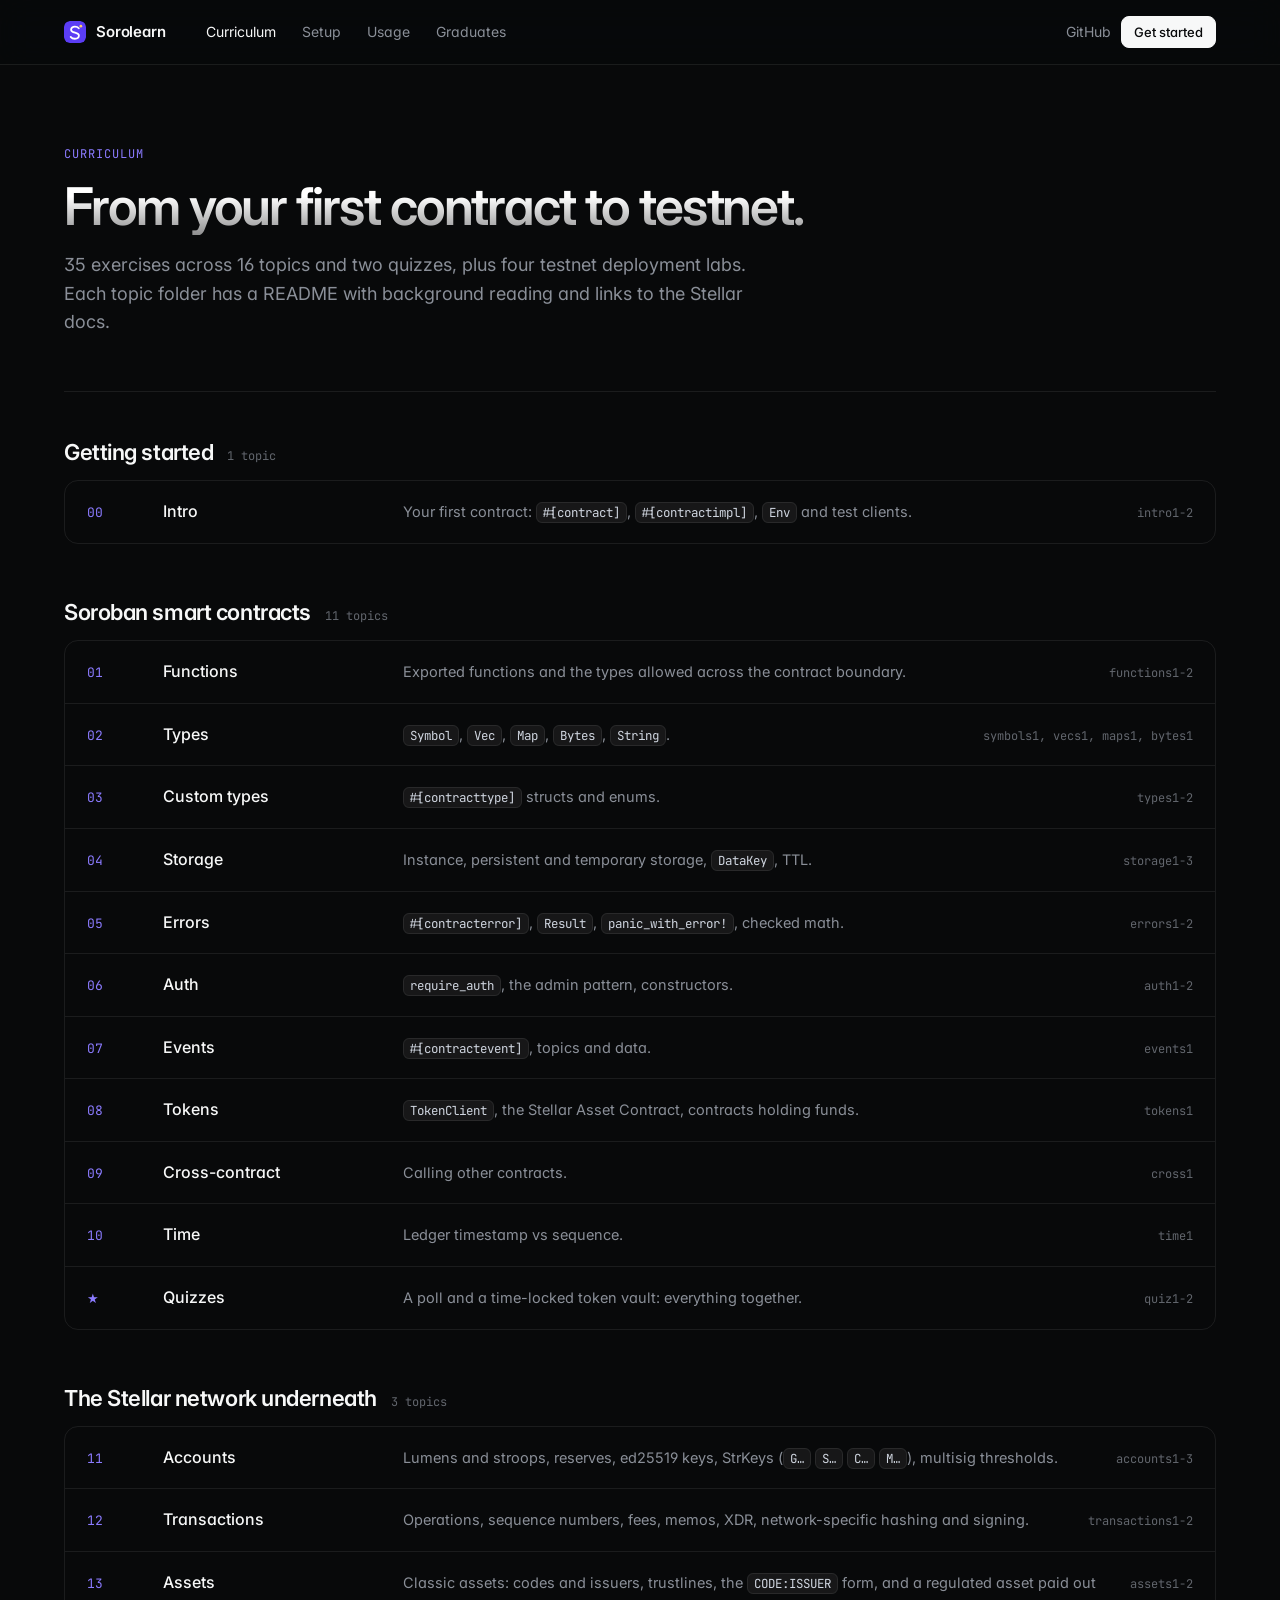
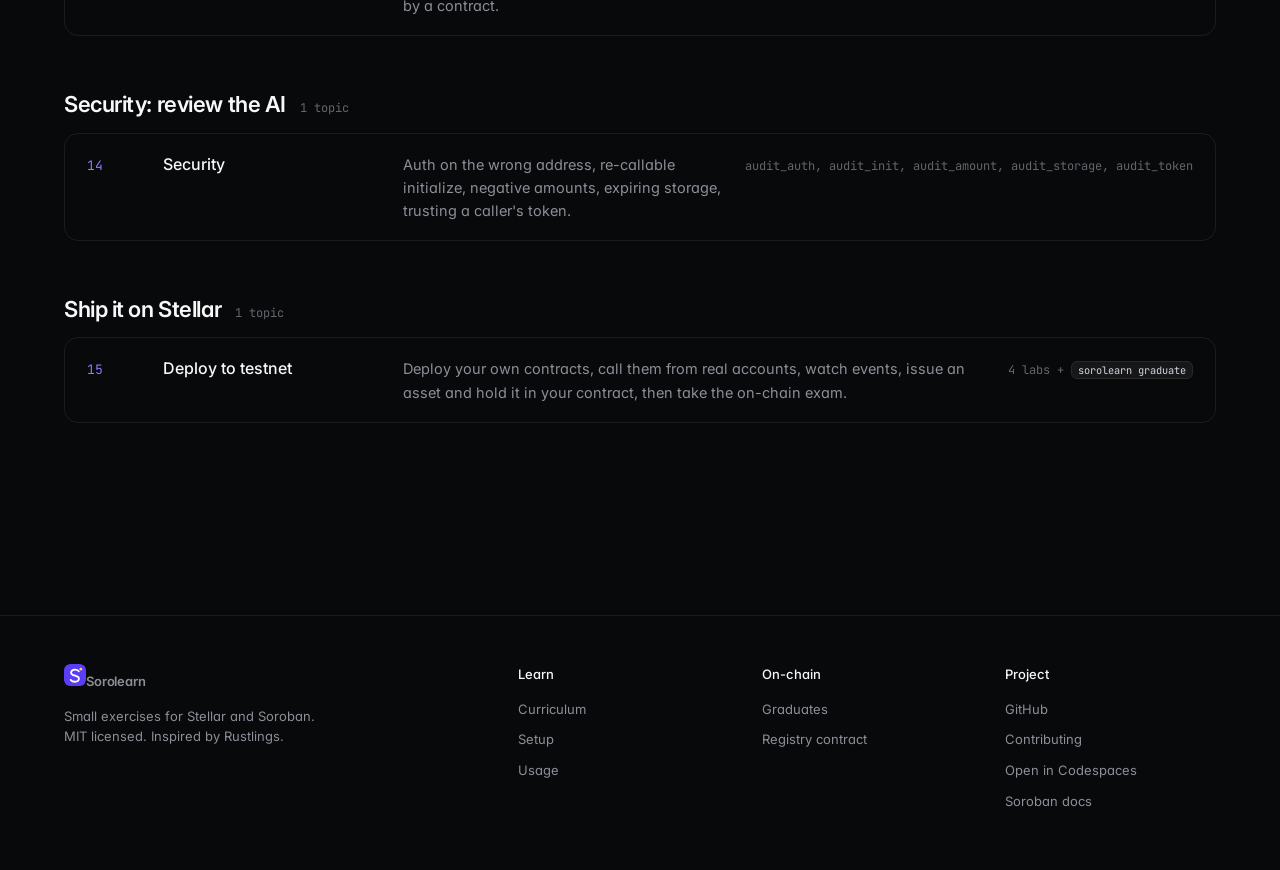
<file: docs/curriculum/index.html>
<!doctype html>
<html lang="en">
<head>
<meta charset="utf-8">
<meta name="viewport" content="width=device-width, initial-scale=1">
<title>Curriculum · Sorolearn</title>
<meta name="description" content="Every Sorolearn topic, from Stellar accounts to an on-chain exam.">
<meta name="theme-color" content="#08090a">
<link rel="icon" href="../assets/favicon.svg" type="image/svg+xml">
<link rel="preconnect" href="https://fonts.googleapis.com">
<link rel="preconnect" href="https://fonts.gstatic.com" crossorigin>
<link href="https://fonts.googleapis.com/css2?family=Inter:wght@400;500;600;700&family=JetBrains+Mono:wght@400;500;600&display=swap" rel="stylesheet">
<link rel="stylesheet" href="../assets/site.css?v=07c4664594">
</head>
<body>
<header class="site-header">
  <div class="inner">
    <a class="brand" href="../"><img class="mark" src="../assets/favicon.svg" alt="" width="22" height="22">Sorolearn</a>
    <nav class="site-nav" aria-label="Main"><a href="../curriculum/" aria-current="page">Curriculum</a><a href="../setup/">Setup</a><a href="../usage/">Usage</a><a href="../graduates/">Graduates</a></nav>
    <div class="header-cta">
      <a class="link" href="https://github.com/Evangel90/Sorolearn">GitHub</a>
      <a class="btn small primary" href="../setup/">Get started</a>
    </div>
  </div>
</header>
<main>

<div class="page-head">
<p class="eyebrow">Curriculum</p>
<h1 class="gradient-text">From your first contract to testnet.</h1>
<p class="lede">35 exercises across 16 topics and two quizzes, plus four testnet deployment labs. Each topic folder
has a README with background reading and links to the Stellar docs.</p>
</div>
<section class="group"><div class="group-title"><h2>Getting started</h2><span>1 topic</span></div><div class="rows"><a class="row" href="https://github.com/Evangel90/Sorolearn/tree/main/exercises/00_intro"><span class="n">00</span><span class="name">Intro</span><span class="desc">Your first contract: <code>#[contract]</code>, <code>#[contractimpl]</code>, <code>Env</code> and test clients.</span><span class="ex">intro1-2</span></a></div></section><section class="group"><div class="group-title"><h2>Soroban smart contracts</h2><span>11 topics</span></div><div class="rows"><a class="row" href="https://github.com/Evangel90/Sorolearn/tree/main/exercises/01_functions"><span class="n">01</span><span class="name">Functions</span><span class="desc">Exported functions and the types allowed across the contract boundary.</span><span class="ex">functions1-2</span></a><a class="row" href="https://github.com/Evangel90/Sorolearn/tree/main/exercises/02_types"><span class="n">02</span><span class="name">Types</span><span class="desc"><code>Symbol</code>, <code>Vec</code>, <code>Map</code>, <code>Bytes</code>, <code>String</code>.</span><span class="ex">symbols1, vecs1, maps1, bytes1</span></a><a class="row" href="https://github.com/Evangel90/Sorolearn/tree/main/exercises/03_custom_types"><span class="n">03</span><span class="name">Custom types</span><span class="desc"><code>#[contracttype]</code> structs and enums.</span><span class="ex">types1-2</span></a><a class="row" href="https://github.com/Evangel90/Sorolearn/tree/main/exercises/04_storage"><span class="n">04</span><span class="name">Storage</span><span class="desc">Instance, persistent and temporary storage, <code>DataKey</code>, TTL.</span><span class="ex">storage1-3</span></a><a class="row" href="https://github.com/Evangel90/Sorolearn/tree/main/exercises/05_errors"><span class="n">05</span><span class="name">Errors</span><span class="desc"><code>#[contracterror]</code>, <code>Result</code>, <code>panic_with_error!</code>, checked math.</span><span class="ex">errors1-2</span></a><a class="row" href="https://github.com/Evangel90/Sorolearn/tree/main/exercises/06_auth"><span class="n">06</span><span class="name">Auth</span><span class="desc"><code>require_auth</code>, the admin pattern, constructors.</span><span class="ex">auth1-2</span></a><a class="row" href="https://github.com/Evangel90/Sorolearn/tree/main/exercises/07_events"><span class="n">07</span><span class="name">Events</span><span class="desc"><code>#[contractevent]</code>, topics and data.</span><span class="ex">events1</span></a><a class="row" href="https://github.com/Evangel90/Sorolearn/tree/main/exercises/08_tokens"><span class="n">08</span><span class="name">Tokens</span><span class="desc"><code>TokenClient</code>, the Stellar Asset Contract, contracts holding funds.</span><span class="ex">tokens1</span></a><a class="row" href="https://github.com/Evangel90/Sorolearn/tree/main/exercises/09_cross_contract"><span class="n">09</span><span class="name">Cross-contract</span><span class="desc">Calling other contracts.</span><span class="ex">cross1</span></a><a class="row" href="https://github.com/Evangel90/Sorolearn/tree/main/exercises/10_time"><span class="n">10</span><span class="name">Time</span><span class="desc">Ledger timestamp vs sequence.</span><span class="ex">time1</span></a><a class="row" href="https://github.com/Evangel90/Sorolearn/tree/main/exercises/quizzes"><span class="n">★</span><span class="name">Quizzes</span><span class="desc">A poll and a time-locked token vault: everything together.</span><span class="ex">quiz1-2</span></a></div></section><section class="group"><div class="group-title"><h2>The Stellar network underneath</h2><span>3 topics</span></div><div class="rows"><a class="row" href="https://github.com/Evangel90/Sorolearn/tree/main/exercises/11_stellar_accounts"><span class="n">11</span><span class="name">Accounts</span><span class="desc">Lumens and stroops, reserves, ed25519 keys, StrKeys (<code>G…</code> <code>S…</code> <code>C…</code> <code>M…</code>), multisig thresholds.</span><span class="ex">accounts1-3</span></a><a class="row" href="https://github.com/Evangel90/Sorolearn/tree/main/exercises/12_stellar_transactions"><span class="n">12</span><span class="name">Transactions</span><span class="desc">Operations, sequence numbers, fees, memos, XDR, network-specific hashing and signing.</span><span class="ex">transactions1-2</span></a><a class="row" href="https://github.com/Evangel90/Sorolearn/tree/main/exercises/13_stellar_assets"><span class="n">13</span><span class="name">Assets</span><span class="desc">Classic assets: codes and issuers, trustlines, the <code>CODE:ISSUER</code> form, and a regulated asset paid out by a contract.</span><span class="ex">assets1-2</span></a></div></section><section class="group"><div class="group-title"><h2>Security: review the AI</h2><span>1 topic</span></div><div class="rows"><a class="row" href="https://github.com/Evangel90/Sorolearn/tree/main/exercises/14_security"><span class="n">14</span><span class="name">Security</span><span class="desc">Auth on the wrong address, re-callable initialize, negative amounts, expiring storage, trusting a caller's token.</span><span class="ex">audit_auth, audit_init, audit_amount, audit_storage, audit_token</span></a></div></section><section class="group"><div class="group-title"><h2>Ship it on Stellar</h2><span>1 topic</span></div><div class="rows"><a class="row" href="https://github.com/Evangel90/Sorolearn/tree/main/exercises/15_testnet"><span class="n">15</span><span class="name">Deploy to testnet</span><span class="desc">Deploy your own contracts, call them from real accounts, watch events, issue an asset and hold it in your contract, then take the on-chain exam.</span><span class="ex">4 labs + <code>sorolearn graduate</code></span></a></div></section>

</main>
<footer class="site-footer">
  <div class="inner">
    <div>
      <a class="brand" href="../"><img class="mark" src="../assets/favicon.svg" alt="" width="22" height="22">Sorolearn</a>
      <p>Small exercises for Stellar and Soroban.<br><a href="https://github.com/Evangel90/Sorolearn/blob/main/LICENSE" style="display:inline;margin:0">MIT licensed</a>. Inspired by <a href="https://rustlings.rust-lang.org" style="display:inline;margin:0">Rustlings</a>.</p>
    </div>
    <div>
      <h4>Learn</h4>
      <a href="../curriculum/">Curriculum</a>
      <a href="../setup/">Setup</a>
      <a href="../usage/">Usage</a>
    </div>
    <div>
      <h4>On-chain</h4>
      <a href="../graduates/">Graduates</a>
      <a href="https://stellar.expert/explorer/testnet/contract/CD23Z2JCHQHLJOXWAWOV4NFMAL3N5YRDCGLBGHLKD62X5QUCHDYPFWYY">Registry contract</a>
    </div>
    <div>
      <h4>Project</h4>
      <a href="https://github.com/Evangel90/Sorolearn">GitHub</a>
      <a href="https://github.com/Evangel90/Sorolearn/blob/main/CONTRIBUTING.md">Contributing</a>
      <a href="https://codespaces.new/Evangel90/Sorolearn">Open in Codespaces</a>
      <a href="https://developers.stellar.org/docs/build/smart-contracts/overview">Soroban docs</a>
    </div>
  </div>
</footer>
<script src="../assets/copy.js?v=baa638dec3" defer></script>
</body>
</html>
</file>
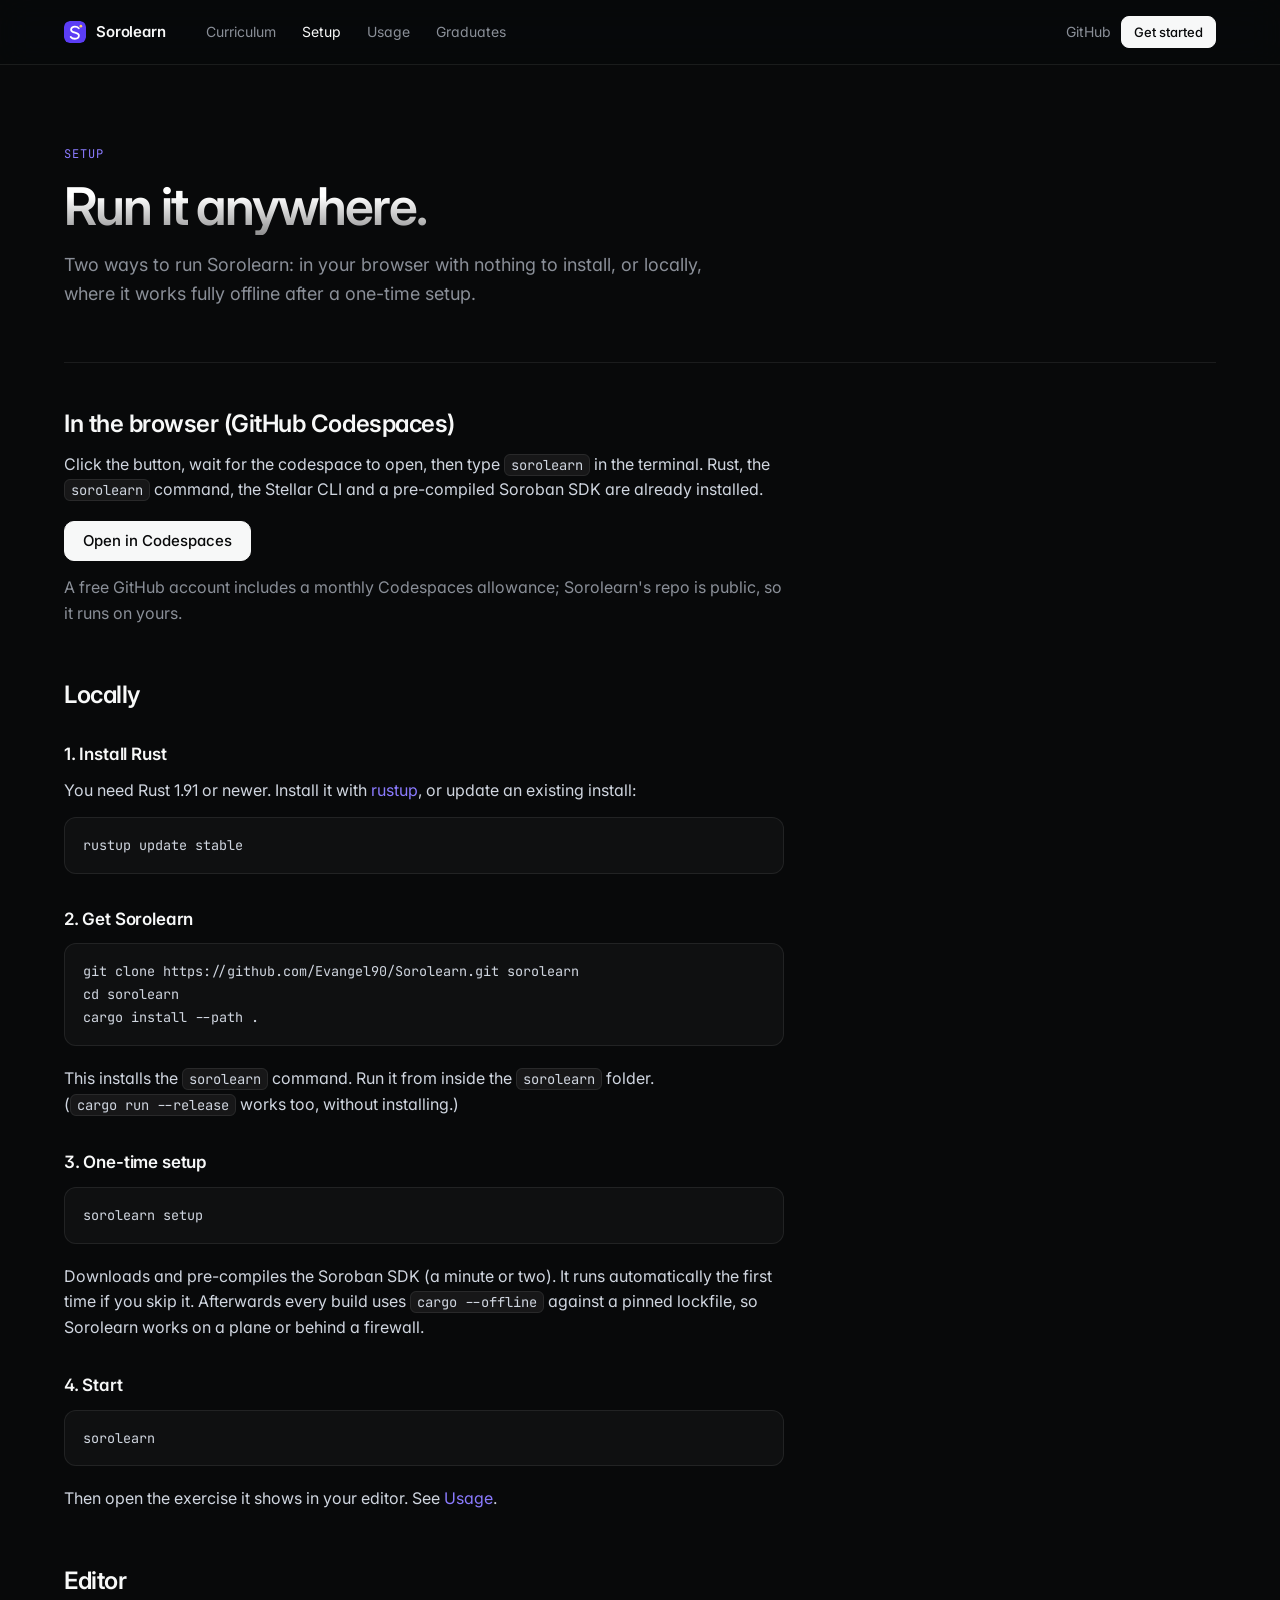
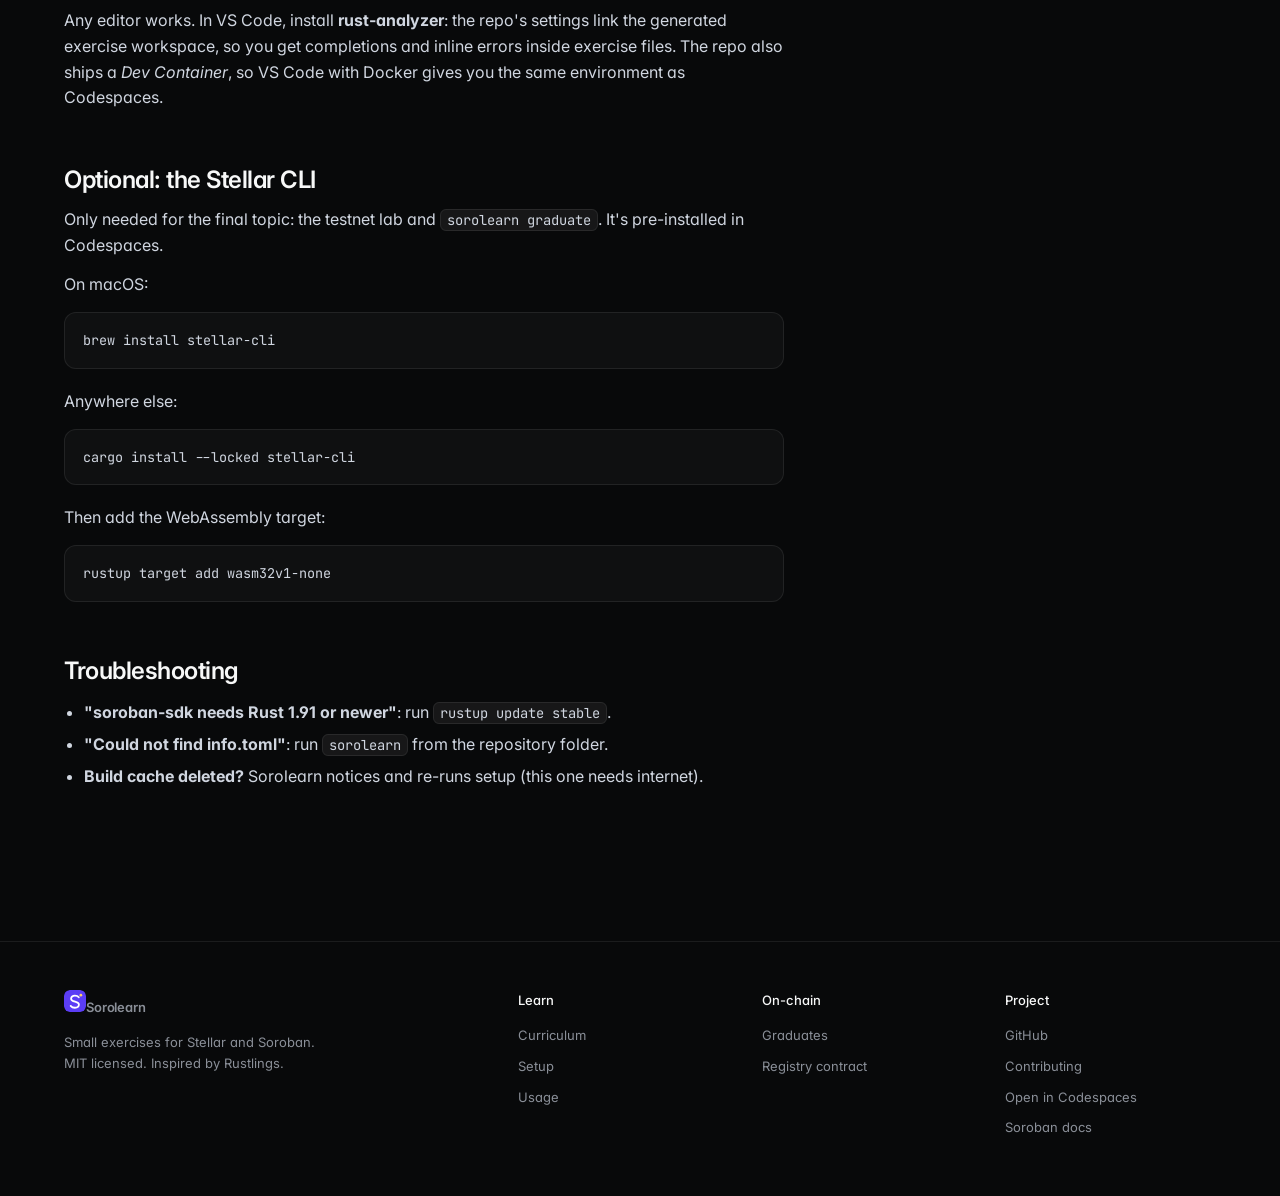
<file: docs/setup/index.html>
<!doctype html>
<html lang="en">
<head>
<meta charset="utf-8">
<meta name="viewport" content="width=device-width, initial-scale=1">
<title>Setup · Sorolearn</title>
<meta name="description" content="Install Sorolearn locally or open it in GitHub Codespaces.">
<meta name="theme-color" content="#08090a">
<link rel="icon" href="../assets/favicon.svg" type="image/svg+xml">
<link rel="preconnect" href="https://fonts.googleapis.com">
<link rel="preconnect" href="https://fonts.gstatic.com" crossorigin>
<link href="https://fonts.googleapis.com/css2?family=Inter:wght@400;500;600;700&family=JetBrains+Mono:wght@400;500;600&display=swap" rel="stylesheet">
<link rel="stylesheet" href="../assets/site.css?v=07c4664594">
</head>
<body>
<header class="site-header">
  <div class="inner">
    <a class="brand" href="../"><img class="mark" src="../assets/favicon.svg" alt="" width="22" height="22">Sorolearn</a>
    <nav class="site-nav" aria-label="Main"><a href="../curriculum/">Curriculum</a><a href="../setup/" aria-current="page">Setup</a><a href="../usage/">Usage</a><a href="../graduates/">Graduates</a></nav>
    <div class="header-cta">
      <a class="link" href="https://github.com/Evangel90/Sorolearn">GitHub</a>
      <a class="btn small primary" href="../setup/">Get started</a>
    </div>
  </div>
</header>
<main>

<div class="page-head">
<p class="eyebrow">Setup</p>
<h1 class="gradient-text">Run it anywhere.</h1>
<p class="lede">Two ways to run Sorolearn: in your browser with nothing to install, or locally, where it
works fully offline after a one-time setup.</p>
</div>
<div class="prose">

<h2>In the browser (GitHub Codespaces)</h2>
<p>Click the button, wait for the codespace to open, then type <code>sorolearn</code> in the terminal.
Rust, the <code>sorolearn</code> command, the Stellar CLI and a pre-compiled Soroban SDK are already installed.</p>
<div class="buttons"><a class="btn primary" href="https://codespaces.new/Evangel90/Sorolearn">Open in Codespaces</a></div>
<p class="muted">A free GitHub account includes a monthly Codespaces allowance; Sorolearn's repo is public, so it
runs on yours.</p>

<h2>Locally</h2>
<h3>1. Install Rust</h3>
<p>You need Rust 1.91 or newer. Install it with <a href="https://rustup.rs">rustup</a>, or update an existing
install:</p>
<pre><code>rustup update stable</code></pre>

<h3>2. Get Sorolearn</h3>
<pre><code>git clone https://github.com/Evangel90/Sorolearn.git sorolearn
cd sorolearn
cargo install --path .</code></pre>
<p>This installs the <code>sorolearn</code> command. Run it from inside the <code>sorolearn</code> folder.
(<code>cargo run --release</code> works too, without installing.)</p>

<h3>3. One-time setup</h3>
<pre><code>sorolearn setup</code></pre>
<p>Downloads and pre-compiles the Soroban SDK (a minute or two). It runs automatically the first time if you
skip it. Afterwards every build uses <code>cargo --offline</code> against a pinned lockfile, so Sorolearn works on a
plane or behind a firewall.</p>

<h3>4. Start</h3>
<pre><code>sorolearn</code></pre>
<p>Then open the exercise it shows in your editor. See <a href="../usage/">Usage</a>.</p>

<h2>Editor</h2>
<p>Any editor works. In VS Code, install <strong>rust-analyzer</strong>: the repo's settings link the generated
exercise workspace, so you get completions and inline errors inside exercise files. The repo also ships a
<em>Dev Container</em>, so VS Code with Docker gives you the same environment as Codespaces.</p>

<h2>Optional: the Stellar CLI</h2>
<p>Only needed for the final topic: the testnet lab and <code>sorolearn graduate</code>. It's pre-installed in Codespaces.</p>
<p>On macOS:</p>
<pre><code>brew install stellar-cli</code></pre>
<p>Anywhere else:</p>
<pre><code>cargo install --locked stellar-cli</code></pre>
<p>Then add the WebAssembly target:</p>
<pre><code>rustup target add wasm32v1-none</code></pre>

<h2>Troubleshooting</h2>
<ul>
  <li><strong>"soroban-sdk needs Rust 1.91 or newer"</strong>: run <code class="cmd">rustup update stable</code>.</li>
  <li><strong>"Could not find info.toml"</strong>: run <code>sorolearn</code> from the repository folder.</li>
  <li><strong>Build cache deleted?</strong> Sorolearn notices and re-runs setup (this one needs internet).</li>
</ul>
</div>

</main>
<footer class="site-footer">
  <div class="inner">
    <div>
      <a class="brand" href="../"><img class="mark" src="../assets/favicon.svg" alt="" width="22" height="22">Sorolearn</a>
      <p>Small exercises for Stellar and Soroban.<br><a href="https://github.com/Evangel90/Sorolearn/blob/main/LICENSE" style="display:inline;margin:0">MIT licensed</a>. Inspired by <a href="https://rustlings.rust-lang.org" style="display:inline;margin:0">Rustlings</a>.</p>
    </div>
    <div>
      <h4>Learn</h4>
      <a href="../curriculum/">Curriculum</a>
      <a href="../setup/">Setup</a>
      <a href="../usage/">Usage</a>
    </div>
    <div>
      <h4>On-chain</h4>
      <a href="../graduates/">Graduates</a>
      <a href="https://stellar.expert/explorer/testnet/contract/CD23Z2JCHQHLJOXWAWOV4NFMAL3N5YRDCGLBGHLKD62X5QUCHDYPFWYY">Registry contract</a>
    </div>
    <div>
      <h4>Project</h4>
      <a href="https://github.com/Evangel90/Sorolearn">GitHub</a>
      <a href="https://github.com/Evangel90/Sorolearn/blob/main/CONTRIBUTING.md">Contributing</a>
      <a href="https://codespaces.new/Evangel90/Sorolearn">Open in Codespaces</a>
      <a href="https://developers.stellar.org/docs/build/smart-contracts/overview">Soroban docs</a>
    </div>
  </div>
</footer>
<script src="../assets/copy.js?v=baa638dec3" defer></script>
</body>
</html>
</file>
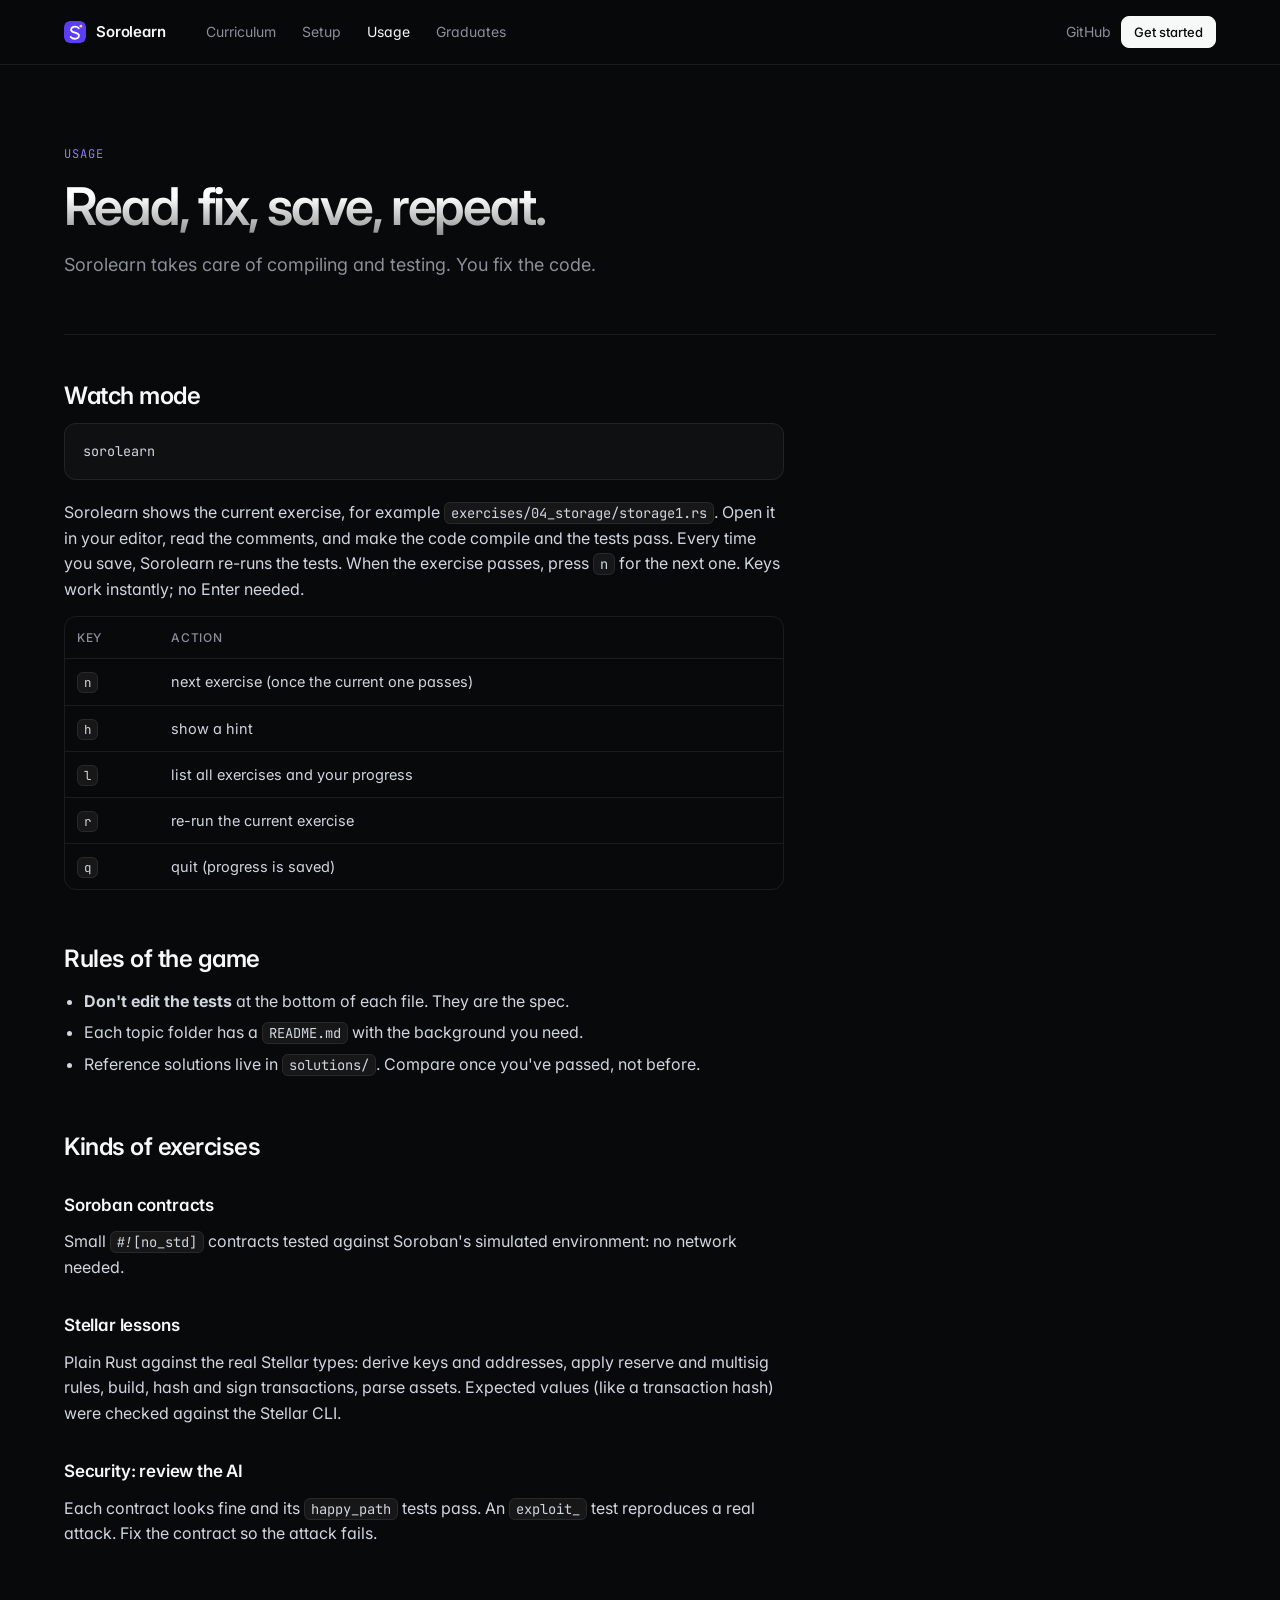
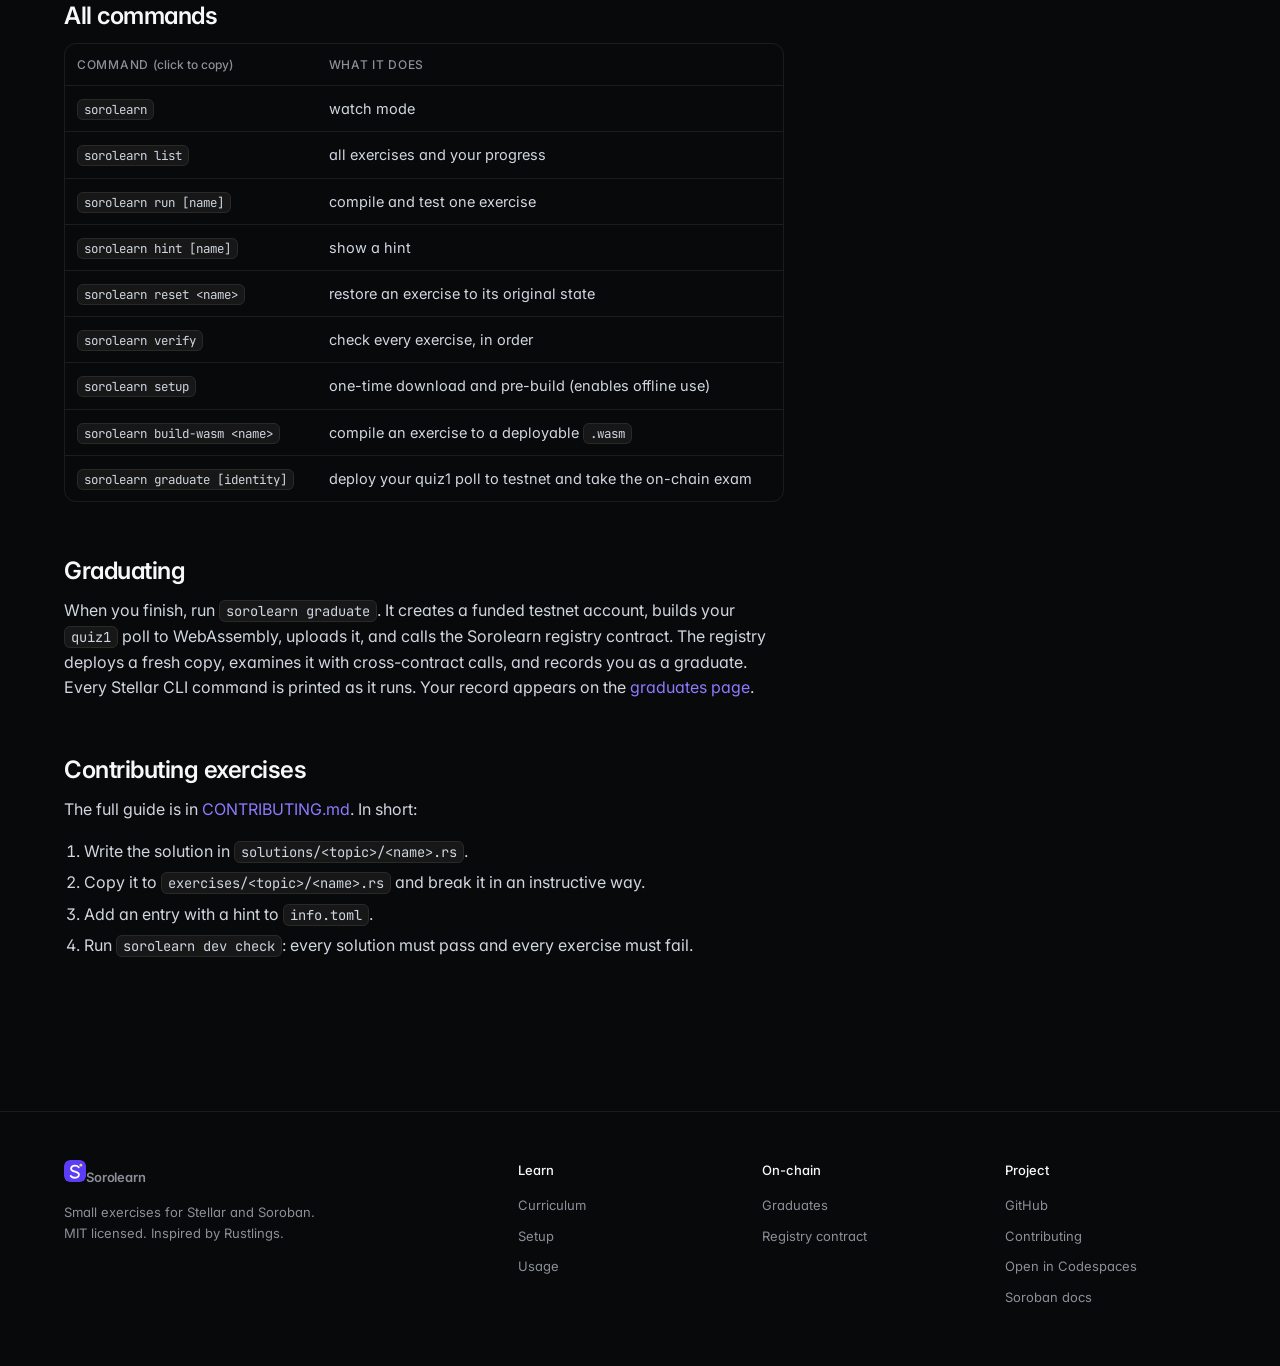
<file: docs/usage/index.html>
<!doctype html>
<html lang="en">
<head>
<meta charset="utf-8">
<meta name="viewport" content="width=device-width, initial-scale=1">
<title>Usage · Sorolearn</title>
<meta name="description" content="How to use Sorolearn: watch mode, hints, commands and graduation.">
<meta name="theme-color" content="#08090a">
<link rel="icon" href="../assets/favicon.svg" type="image/svg+xml">
<link rel="preconnect" href="https://fonts.googleapis.com">
<link rel="preconnect" href="https://fonts.gstatic.com" crossorigin>
<link href="https://fonts.googleapis.com/css2?family=Inter:wght@400;500;600;700&family=JetBrains+Mono:wght@400;500;600&display=swap" rel="stylesheet">
<link rel="stylesheet" href="../assets/site.css?v=07c4664594">
</head>
<body>
<header class="site-header">
  <div class="inner">
    <a class="brand" href="../"><img class="mark" src="../assets/favicon.svg" alt="" width="22" height="22">Sorolearn</a>
    <nav class="site-nav" aria-label="Main"><a href="../curriculum/">Curriculum</a><a href="../setup/">Setup</a><a href="../usage/" aria-current="page">Usage</a><a href="../graduates/">Graduates</a></nav>
    <div class="header-cta">
      <a class="link" href="https://github.com/Evangel90/Sorolearn">GitHub</a>
      <a class="btn small primary" href="../setup/">Get started</a>
    </div>
  </div>
</header>
<main>

<div class="page-head">
<p class="eyebrow">Usage</p>
<h1 class="gradient-text">Read, fix, save, repeat.</h1>
<p class="lede">Sorolearn takes care of compiling and testing. You fix the code.</p>
</div>
<div class="prose">

<h2>Watch mode</h2>
<pre><code>sorolearn</code></pre>
<p>Sorolearn shows the current exercise, for example <code>exercises/04_storage/storage1.rs</code>. Open it in
your editor, read the comments, and make the code compile and the tests pass. Every time you save, Sorolearn
re-runs the tests. When the exercise passes, press <code>n</code> for the next one. Keys work instantly; no Enter needed.</p>
<div class="table-wrap"><table>
<thead><tr><th>Key</th><th>Action</th></tr></thead>
<tbody>
<tr><td><code>n</code></td><td>next exercise (once the current one passes)</td></tr>
<tr><td><code>h</code></td><td>show a hint</td></tr>
<tr><td><code>l</code></td><td>list all exercises and your progress</td></tr>
<tr><td><code>r</code></td><td>re-run the current exercise</td></tr>
<tr><td><code>q</code></td><td>quit (progress is saved)</td></tr>
</tbody></table></div>

<h2>Rules of the game</h2>
<ul>
  <li><strong>Don't edit the tests</strong> at the bottom of each file. They are the spec.</li>
  <li>Each topic folder has a <code>README.md</code> with the background you need.</li>
  <li>Reference solutions live in <code>solutions/</code>. Compare once you've passed, not before.</li>
</ul>

<h2>Kinds of exercises</h2>
<h3>Soroban contracts</h3>
<p>Small <code>#![no_std]</code> contracts tested against Soroban's simulated environment: no network needed.</p>
<h3>Stellar lessons</h3>
<p>Plain Rust against the real Stellar types: derive keys and addresses, apply reserve and multisig rules,
build, hash and sign transactions, parse assets. Expected values (like a transaction hash) were checked
against the Stellar CLI.</p>
<h3>Security: review the AI</h3>
<p>Each contract looks fine and its <code>happy_path</code> tests pass. An <code>exploit_</code> test reproduces
a real attack. Fix the contract so the attack fails.</p>

<h2>All commands</h2>
<div class="table-wrap"><table>
<thead><tr><th>Command <span class="muted" style="text-transform:none;letter-spacing:0">(click to copy)</span></th><th>What it does</th></tr></thead>
<tbody>
<tr><td><code class="cmd">sorolearn</code></td><td>watch mode</td></tr>
<tr><td><code class="cmd">sorolearn list</code></td><td>all exercises and your progress</td></tr>
<tr><td><code class="cmd">sorolearn run [name]</code></td><td>compile and test one exercise</td></tr>
<tr><td><code class="cmd">sorolearn hint [name]</code></td><td>show a hint</td></tr>
<tr><td><code class="cmd">sorolearn reset &lt;name&gt;</code></td><td>restore an exercise to its original state</td></tr>
<tr><td><code class="cmd">sorolearn verify</code></td><td>check every exercise, in order</td></tr>
<tr><td><code class="cmd">sorolearn setup</code></td><td>one-time download and pre-build (enables offline use)</td></tr>
<tr><td><code class="cmd">sorolearn build-wasm &lt;name&gt;</code></td><td>compile an exercise to a deployable <code>.wasm</code></td></tr>
<tr><td><code class="cmd">sorolearn graduate [identity]</code></td><td>deploy your quiz1 poll to testnet and take the on-chain exam</td></tr>
</tbody></table></div>

<h2>Graduating</h2>
<p>When you finish, run <code>sorolearn graduate</code>. It creates a funded testnet account, builds your
<code>quiz1</code> poll to WebAssembly, uploads it, and calls the Sorolearn registry contract. The registry deploys
a fresh copy, examines it with cross-contract calls, and records you as a graduate. Every Stellar CLI command
is printed as it runs. Your record appears on the <a href="../graduates/">graduates page</a>.</p>

<h2>Contributing exercises</h2>
<p>The full guide is in <a href="https://github.com/Evangel90/Sorolearn/blob/main/CONTRIBUTING.md">CONTRIBUTING.md</a>. In short:</p>
<ol>
  <li>Write the solution in <code>solutions/&lt;topic&gt;/&lt;name&gt;.rs</code>.</li>
  <li>Copy it to <code>exercises/&lt;topic&gt;/&lt;name&gt;.rs</code> and break it in an instructive way.</li>
  <li>Add an entry with a hint to <code>info.toml</code>.</li>
  <li>Run <code>sorolearn dev check</code>: every solution must pass and every exercise must fail.</li>
</ol>
</div>

</main>
<footer class="site-footer">
  <div class="inner">
    <div>
      <a class="brand" href="../"><img class="mark" src="../assets/favicon.svg" alt="" width="22" height="22">Sorolearn</a>
      <p>Small exercises for Stellar and Soroban.<br><a href="https://github.com/Evangel90/Sorolearn/blob/main/LICENSE" style="display:inline;margin:0">MIT licensed</a>. Inspired by <a href="https://rustlings.rust-lang.org" style="display:inline;margin:0">Rustlings</a>.</p>
    </div>
    <div>
      <h4>Learn</h4>
      <a href="../curriculum/">Curriculum</a>
      <a href="../setup/">Setup</a>
      <a href="../usage/">Usage</a>
    </div>
    <div>
      <h4>On-chain</h4>
      <a href="../graduates/">Graduates</a>
      <a href="https://stellar.expert/explorer/testnet/contract/CD23Z2JCHQHLJOXWAWOV4NFMAL3N5YRDCGLBGHLKD62X5QUCHDYPFWYY">Registry contract</a>
    </div>
    <div>
      <h4>Project</h4>
      <a href="https://github.com/Evangel90/Sorolearn">GitHub</a>
      <a href="https://github.com/Evangel90/Sorolearn/blob/main/CONTRIBUTING.md">Contributing</a>
      <a href="https://codespaces.new/Evangel90/Sorolearn">Open in Codespaces</a>
      <a href="https://developers.stellar.org/docs/build/smart-contracts/overview">Soroban docs</a>
    </div>
  </div>
</footer>
<script src="../assets/copy.js?v=baa638dec3" defer></script>
</body>
</html>
</file>
<file: docs/assets/site.css>
/* Sorolearn site. Dark-first, in the spirit of linear.app. */
:root {
  color-scheme: dark;
  --bg: #08090a;
  --bg-2: #0f1011;
  --surface: #141516;
  --surface-2: #1c1d1f;
  --text: #f7f8f8;
  --text-2: #d0d6e0;
  --muted: #8a8f98;
  --faint: #62666d;
  --border: rgba(255, 255, 255, 0.08);
  --border-strong: rgba(255, 255, 255, 0.14);
  --accent: #8b7bff;
  --accent-2: #5e6ad2;
  --accent-text: #08090a;
  --accent-soft: rgba(139, 123, 255, 0.12);
  --ok: #4cc38a;
  --bad: #eb5757;
  --code-bg: #0f1011;
  --sans: Inter, system-ui, -apple-system, "Segoe UI", sans-serif;
  --mono: "JetBrains Mono", ui-monospace, SFMono-Regular, Menlo, monospace;
  --radius: 12px;
  --max: 1200px;
}

* { box-sizing: border-box; }
html { -webkit-text-size-adjust: 100%; scroll-behavior: smooth; overflow-x: clip; }
body {
  margin: 0;
  background: var(--bg);
  color: var(--text);
  font: 16px/1.6 var(--sans);
  font-feature-settings: "cv11", "ss01";
  -webkit-font-smoothing: antialiased;
  overflow-x: clip;
}
a { color: var(--text); text-decoration: none; }
p a, li a, td a, .prose a { color: var(--accent); }
p a:hover, li a:hover, .prose a:hover { text-decoration: underline; text-underline-offset: 3px; }
img, svg { max-width: 100%; }
::selection { background: rgba(139, 123, 255, 0.35); }

/* ------------------------------------------------------------- header */
.site-header {
  position: sticky; top: 0; z-index: 20;
  background: rgba(8, 9, 10, 0.72);
  backdrop-filter: saturate(180%) blur(16px);
  -webkit-backdrop-filter: saturate(180%) blur(16px);
  border-bottom: 1px solid var(--border);
}
.site-header .inner {
  max-width: var(--max); margin: 0 auto; padding: 0 24px; height: 64px;
  display: flex; align-items: center; gap: 28px;
}
.brand { display: flex; align-items: center; gap: 10px; font-weight: 600; font-size: 15px; letter-spacing: -0.01em; }
.brand .mark { width: 22px; height: 22px; border-radius: 6px; }
.site-nav { display: flex; gap: 2px; }
.site-nav a { color: var(--muted); font-size: 14px; padding: 6px 12px; border-radius: 8px; transition: color 0.15s; }
.site-nav a:hover, .site-nav a[aria-current="page"] { color: var(--text); }
.header-cta { margin-left: auto; display: flex; gap: 10px; align-items: center; }
.header-cta .link { color: var(--muted); font-size: 14px; }
.header-cta .link:hover { color: var(--text); }

/* ------------------------------------------------------------ buttons */
.btn {
  display: inline-flex; align-items: center; gap: 8px; height: 40px; padding: 0 18px;
  border-radius: 10px; font-size: 15px; font-weight: 500; border: 1px solid var(--border-strong);
  color: var(--text); background: rgba(255, 255, 255, 0.04); transition: background 0.15s, border-color 0.15s, transform 0.15s;
}
.btn:hover { background: rgba(255, 255, 255, 0.08); }
.btn.primary { background: #f7f8f8; color: #08090a; border-color: #f7f8f8; }
.btn.primary:hover { background: #ffffff; transform: translateY(-1px); }
.btn.small { height: 32px; padding: 0 12px; font-size: 13px; border-radius: 8px; }
.btn .arrow { transition: transform 0.15s; }
.btn:hover .arrow { transform: translateX(2px); }
.buttons { display: flex; gap: 12px; flex-wrap: wrap; align-items: center; }

/* ------------------------------------------------------------- layout */
main { max-width: var(--max); margin: 0 auto; padding: 0 24px 96px; }
section { position: relative; }
.eyebrow { font-family: var(--mono); font-size: 12px; letter-spacing: 0.08em; text-transform: uppercase; color: var(--accent); margin: 0 0 16px; }
h1, h2, h3 { letter-spacing: -0.03em; font-weight: 600; }
h1 { font-size: clamp(36px, 6vw, 56px); line-height: 1.05; margin: 0 0 16px; }
h2 { font-size: clamp(28px, 4vw, 40px); line-height: 1.1; margin: 0 0 16px; }
h3 { font-size: 17px; letter-spacing: -0.01em; margin: 0 0 8px; }
p { margin: 0 0 14px; color: var(--text-2); }
.lede { color: var(--muted); font-size: 18px; line-height: 1.6; max-width: 62ch; }
.muted { color: var(--muted); }
.gradient-text {
  background: linear-gradient(180deg, #ffffff 30%, rgba(255, 255, 255, 0.55));
  -webkit-background-clip: text; background-clip: text; color: transparent;
}

code { font-family: var(--mono); font-size: 0.86em; background: rgba(255, 255, 255, 0.06); border: 1px solid var(--border); padding: 1px 6px; border-radius: 6px; color: var(--text-2); }
pre { background: var(--code-bg); border: 1px solid var(--border); border-radius: var(--radius); padding: 16px 18px; overflow-x: auto; font-family: var(--mono); font-size: 13.5px; line-height: 1.7; margin: 0 0 20px; color: var(--text-2); }
pre code { background: none; border: 0; padding: 0; font-size: inherit; }
.comment { color: var(--faint); }

table { width: 100%; border-collapse: collapse; margin: 0 0 20px; font-size: 14.5px; }
th, td { text-align: left; padding: 11px 12px; border-bottom: 1px solid var(--border); vertical-align: top; }
th { color: var(--muted); font-weight: 500; font-size: 12px; text-transform: uppercase; letter-spacing: 0.06em; }
td { color: var(--text-2); }
.table-wrap { overflow-x: auto; border: 1px solid var(--border); border-radius: var(--radius); margin: 0 0 20px; }
.table-wrap table { margin: 0; }
.table-wrap tr:last-child td { border-bottom: 0; }

/* --------------------------------------------------------------- hero */
.hero { text-align: center; padding: 96px 0 40px; }
.hero::before {
  content: ""; position: absolute; top: -120px; left: 50%; width: 100vw; transform: translateX(-50%); height: 720px; z-index: -1; pointer-events: none;
  background:
    radial-gradient(ellipse 50% 40% at 50% 0%, rgba(139, 123, 255, 0.22), transparent 70%),
    radial-gradient(ellipse 30% 30% at 70% 20%, rgba(94, 106, 210, 0.15), transparent 70%);
}
.badge {
  display: inline-flex; flex-wrap: wrap; justify-content: center; max-width: 100%; align-items: center; gap: 8px; padding: 5px 12px 5px 8px; border-radius: 999px;
  border: 1px solid var(--border-strong); background: rgba(255, 255, 255, 0.03);
  font-size: 13px; color: var(--text-2); margin-bottom: 28px;
}
.badge .dot { width: 6px; height: 6px; border-radius: 50%; background: var(--ok); box-shadow: 0 0 10px var(--ok); }
.badge .sep { color: var(--faint); }
.display { font-size: clamp(48px, 9vw, 92px); line-height: 1.0; letter-spacing: -0.045em; margin: 0 auto 24px; max-width: 14ch; font-weight: 600; }
.display .second-line { color: var(--muted); }
.hero .sub { color: var(--muted); font-size: clamp(17px, 2vw, 20px); line-height: 1.55; max-width: 620px; margin: 0 auto 36px; }
.hero .buttons { justify-content: center; }
.hero .fineprint { margin-top: 18px; font-size: 13px; color: var(--faint); }

/* Terminal window around the asciinema player */
.window {
  position: relative; max-width: 1040px; margin: 72px auto 0; border-radius: 14px;
  border: 1px solid var(--border-strong); background: #0b0c0d;
  box-shadow: 0 0 0 1px rgba(0, 0, 0, 0.6), 0 40px 120px -20px rgba(139, 123, 255, 0.25), 0 30px 60px -30px rgba(0, 0, 0, 0.8);
  overflow: hidden; text-align: left;
}
.window::after {
  content: ""; position: absolute; inset: auto 10% -1px; height: 1px;
  background: linear-gradient(90deg, transparent, rgba(139, 123, 255, 0.8), transparent);
}
.window-bar { display: flex; align-items: center; gap: 8px; height: 40px; padding: 0 14px; border-bottom: 1px solid var(--border); background: #111214; }
.window-bar i { width: 11px; height: 11px; border-radius: 50%; background: #2c2d30; }
.window-bar span { margin: 0 auto; font-family: var(--mono); font-size: 12px; color: var(--faint); transform: translateX(-26px); }
.player { background: #0b0c0d; }
.player .ap-wrapper, .player .ap-player { background: #0b0c0d !important; }

/* --------------------------------------------------------------- stats */
/* 1px gaps over a border-coloured background draw the dividers, however it wraps. */
.stats-strip {
  display: flex; flex-wrap: wrap; gap: 1px; margin: 96px 0 0;
  background: var(--border); border-top: 1px solid var(--border); border-bottom: 1px solid var(--border);
}
.stats-strip div { flex: 1 1 110px; padding: 28px 12px; text-align: center; background: var(--bg); }
.stats-strip strong { display: block; font-size: 32px; font-weight: 600; letter-spacing: -0.03em; }
.stats-strip span { font-size: 13px; color: var(--muted); }

/* ------------------------------------------------------- movements (1.0 2.0 ...) */
.section { padding: 120px 0 0; }
.section-head { max-width: 720px; margin-bottom: 48px; }
.movements { display: grid; grid-template-columns: repeat(4, 1fr); border: 1px solid var(--border); border-radius: 16px; overflow: hidden; }
.movement { padding: 28px 24px 32px; border-left: 1px solid var(--border); background: linear-gradient(180deg, rgba(255,255,255,0.02), transparent 60%); }
.movement:first-child { border-left: 0; }
.movement .num { font-family: var(--mono); font-size: 13px; color: var(--accent); margin-bottom: 40px; display: block; }
.movement p { color: var(--muted); font-size: 15px; }
.movement ul { list-style: none; margin: 16px 0 0; padding: 0; font-family: var(--mono); font-size: 12.5px; color: var(--faint); }
.movement li { padding: 3px 0; }

/* -------------------------------------------------------------- bento */
.bento { display: grid; grid-template-columns: repeat(6, 1fr); gap: 16px; }
.tile {
  position: relative; grid-column: span 3; border: 1px solid var(--border); border-radius: 16px; padding: 28px;
  background: linear-gradient(180deg, var(--surface), var(--bg-2)); overflow: hidden;
}
.tile.wide { grid-column: span 4; }
.tile.narrow { grid-column: span 2; }
.tile p { color: var(--muted); font-size: 15px; }
.tile .label { font-family: var(--mono); font-size: 12px; color: var(--faint); margin-bottom: 18px; display: block; }
.tile:hover { border-color: var(--border-strong); }

.diff { font-family: var(--mono); font-size: 13px; line-height: 1.8; border: 1px solid var(--border); border-radius: 10px; background: #0b0c0d; padding: 14px 0; margin-top: 22px; overflow-x: auto; }
.diff div { padding: 0 16px; white-space: pre; color: var(--text-2); }
.diff .del { background: rgba(235, 87, 87, 0.1); color: #ff8f8f; }
.diff .add { background: rgba(76, 195, 138, 0.1); color: #7ee2ad; }
.diff .dim { color: var(--faint); }

.keys { display: flex; gap: 8px; flex-wrap: wrap; margin-top: 22px; }
.key {
  display: inline-flex; flex-direction: column; align-items: center; justify-content: center; gap: 2px;
  min-width: 56px; height: 56px; padding: 0 10px; border-radius: 10px; border: 1px solid var(--border-strong);
  background: linear-gradient(180deg, #1f2023, #141516); box-shadow: inset 0 -2px 0 rgba(0,0,0,0.5);
  font-family: var(--mono); font-weight: 600; font-size: 16px;
}
.key small { font-family: var(--sans); font-weight: 400; font-size: 10px; color: var(--muted); }

.mini-term { font-family: var(--mono); font-size: 12.5px; line-height: 1.8; border: 1px solid var(--border); border-radius: 10px; background: #0b0c0d; padding: 14px 16px; margin-top: 22px; color: var(--text-2); overflow-x: auto; white-space: pre; }
.mini-term .ok { color: var(--ok); }
.mini-term .p { color: var(--accent); }

/* ---------------------------------------------------------------- CTA */
.cta { text-align: center; padding: 140px 0 40px; }
.cta::before {
  content: ""; position: absolute; inset: 40px 0 auto; height: 400px; z-index: -1; pointer-events: none;
  background: radial-gradient(ellipse 40% 50% at 50% 50%, rgba(139, 123, 255, 0.14), transparent 70%);
}
.cta .buttons { justify-content: center; }

/* ----------------------------------------------------------- doc pages */
.page-head { padding: 80px 0 40px; border-bottom: 1px solid var(--border); margin-bottom: 48px; }
.page-head h1 { font-size: clamp(36px, 5vw, 52px); letter-spacing: -0.04em; }
.prose { max-width: 720px; }
.prose h2 { font-size: 24px; letter-spacing: -0.02em; margin: 56px 0 14px; }
.prose h2:first-child { margin-top: 0; }
.prose h3 { font-size: 17px; margin: 32px 0 10px; }
.prose ul, .prose ol { color: var(--text-2); padding-left: 20px; }
.prose li { margin: 6px 0; }
.note { border: 1px solid var(--border); border-left: 2px solid var(--accent); background: var(--accent-soft); padding: 12px 16px; border-radius: 0 10px 10px 0; margin: 0 0 20px; color: var(--text-2); }

/* Curriculum rows */
.group { margin: 0 0 56px; }
.group-title { display: flex; align-items: baseline; gap: 14px; margin-bottom: 14px; }
.group-title h2 { font-size: 22px; margin: 0; letter-spacing: -0.02em; }
.group-title span { font-family: var(--mono); font-size: 12px; color: var(--faint); }
.rows { border: 1px solid var(--border); border-radius: 14px; overflow: hidden; }
.row {
  display: grid; grid-template-columns: 56px minmax(140px, 220px) 1fr auto; gap: 20px; align-items: baseline;
  padding: 18px 22px; border-top: 1px solid var(--border); transition: background 0.15s;
}
.row:first-child { border-top: 0; }
.row:hover { background: rgba(255, 255, 255, 0.025); }
.row .n { font-family: var(--mono); font-size: 13px; color: var(--accent); }
.row .name { font-weight: 500; color: var(--text); }
.row .desc { color: var(--muted); font-size: 14.5px; }
.row .ex { font-family: var(--mono); font-size: 12px; color: var(--faint); text-align: right; }

/* Generic cards (graduates page) */
.card { background: linear-gradient(180deg, var(--surface), var(--bg-2)); border: 1px solid var(--border); border-radius: 16px; padding: 24px; }
.pill { display: inline-block; background: var(--accent-soft); color: var(--accent); border-radius: 999px; padding: 3px 12px; font-size: 12px; font-weight: 500; }

/* ------------------------------------------------------------- footer */
.site-footer { border-top: 1px solid var(--border); margin-top: 40px; }
.site-footer .inner { max-width: var(--max); margin: 0 auto; padding: 48px 24px; display: grid; grid-template-columns: 2fr repeat(3, 1fr); gap: 32px; }
.site-footer h4 { font-size: 13px; font-weight: 500; color: var(--text); margin: 0 0 14px; }
.site-footer a, .site-footer p { display: block; color: var(--muted); font-size: 13px; margin: 0 0 10px; }
.site-footer a:hover { color: var(--text); }
.site-footer .brand { margin-bottom: 14px; }

/* --------------------------------------------------------- responsive */
@media (max-width: 900px) {
  .site-nav { display: none; }
  .movements { grid-template-columns: repeat(2, 1fr); }
  .movement:nth-child(3) { border-left: 0; }
  .movement:nth-child(n + 3) { border-top: 1px solid var(--border); }
  .bento { grid-template-columns: 1fr; }
  .tile, .tile.wide, .tile.narrow { grid-column: auto; }
  .site-footer .inner { grid-template-columns: 1fr 1fr; }
  .row { grid-template-columns: 44px 1fr; }
  .row .desc, .row .ex { grid-column: 2; text-align: left; }
}
@media (max-width: 560px) {
  .header-cta .link { display: none; }
  .movements { grid-template-columns: 1fr; }
  .movement { border-left: 0; border-top: 1px solid var(--border); }
  .movement:first-child { border-top: 0; }
  .movement .num { margin-bottom: 16px; }
  .hero { padding-top: 64px; }
  .window { margin-top: 48px; }
}
@media (prefers-reduced-motion: reduce) {
  * { transition: none !important; scroll-behavior: auto !important; }
}

/* -------------------------------------------------- landing: copy blocks */
.caption { max-width: 640px; margin: 18px auto 0; font-size: 13.5px; color: var(--faint); }
.pillars { display: grid; grid-template-columns: repeat(3, 1fr); gap: 16px; }
.pillar { border: 1px solid var(--border); border-radius: 16px; padding: 28px; background: linear-gradient(180deg, rgba(255,255,255,0.025), transparent 70%); }
.pillar h3 { font-size: 18px; line-height: 1.3; margin-bottom: 12px; }
.pillar p { color: var(--muted); font-size: 15px; margin: 0; }
.checks { display: grid; grid-template-columns: repeat(3, 1fr); gap: 32px 28px; }
.check { display: flex; gap: 14px; }
.check > span {
  flex: none; width: 24px; height: 24px; border-radius: 7px; display: grid; place-items: center;
  background: rgba(76, 195, 138, 0.12); color: var(--ok); font-size: 13px; font-weight: 700; margin-top: 2px;
}
.check h3 { font-size: 15.5px; margin-bottom: 4px; }
.check p { color: var(--muted); font-size: 14.5px; margin: 0; }
.tile .label a { color: var(--faint); text-decoration: underline; text-underline-offset: 3px; }
.tile .label a:hover { color: var(--text); }
@media (max-width: 900px) {
  .pillars, .checks { grid-template-columns: 1fr; }
}

/* ------------------------------------------------------------ copying */
/* Copy button inside the code block, as in mdBook (the Rust Book). */
pre { position: relative; padding-right: 52px; }
pre > .code-buttons {
  position: absolute; top: 13.5px; right: 10px; z-index: 1;
  visibility: hidden; opacity: 0; transition: visibility 0.1s, opacity 0.1s;
}
pre:hover > .code-buttons, pre > .code-buttons:focus-within, pre.copied > .code-buttons { visibility: visible; opacity: 1; }
pre.click-to-copy { cursor: pointer; }
pre.click-to-copy:hover { border-color: var(--border-strong); }
@media (hover: none) { pre > .code-buttons { visibility: visible; opacity: 1; } }
pre > .code-buttons .clip-button {
  position: relative; display: grid; place-items: center; width: 28px; height: 28px; padding: 0;
  border: 1px solid var(--border-strong); border-radius: 6px; background: var(--surface-2);
  color: var(--muted); cursor: pointer; transition: color 0.1s, border-color 0.1s;
}
pre > .code-buttons .clip-button:hover, pre > .code-buttons .clip-button:focus-visible { color: var(--text); border-color: rgba(255, 255, 255, 0.28); outline: none; }
pre > .code-buttons .clip-button.copied { color: var(--ok); border-color: rgba(76, 195, 138, 0.45); }
pre > .code-buttons .tooltiptext:empty { display: none; }
pre > .code-buttons .tooltiptext {
  position: absolute; right: calc(100% + 8px); top: 50%; transform: translateY(-50%);
  padding: 3px 8px; border-radius: 6px; background: var(--surface-2); border: 1px solid var(--border-strong);
  color: var(--ok); font: 500 11px var(--sans); white-space: nowrap; pointer-events: none;
}
code.cmd { cursor: copy; position: relative; transition: border-color 0.15s, color 0.15s; }
code.cmd:hover, code.cmd:focus-visible { border-color: var(--accent); color: var(--text); outline: none; }
code.cmd.copied { border-color: rgba(76, 195, 138, 0.5); color: var(--ok); }
code.cmd.copied::after {
  content: "Copied"; position: absolute; left: 50%; bottom: calc(100% + 6px); transform: translateX(-50%);
  padding: 2px 8px; border-radius: 6px; background: var(--surface-2); border: 1px solid var(--border-strong);
  color: var(--ok); font: 500 11px var(--sans); white-space: nowrap; pointer-events: none;
}
.install { max-width: 640px; margin: 0 auto 28px; text-align: left; }
p code, li code, td code { white-space: nowrap; }
.prose .buttons { margin: 18px 0 14px; }
</file>
